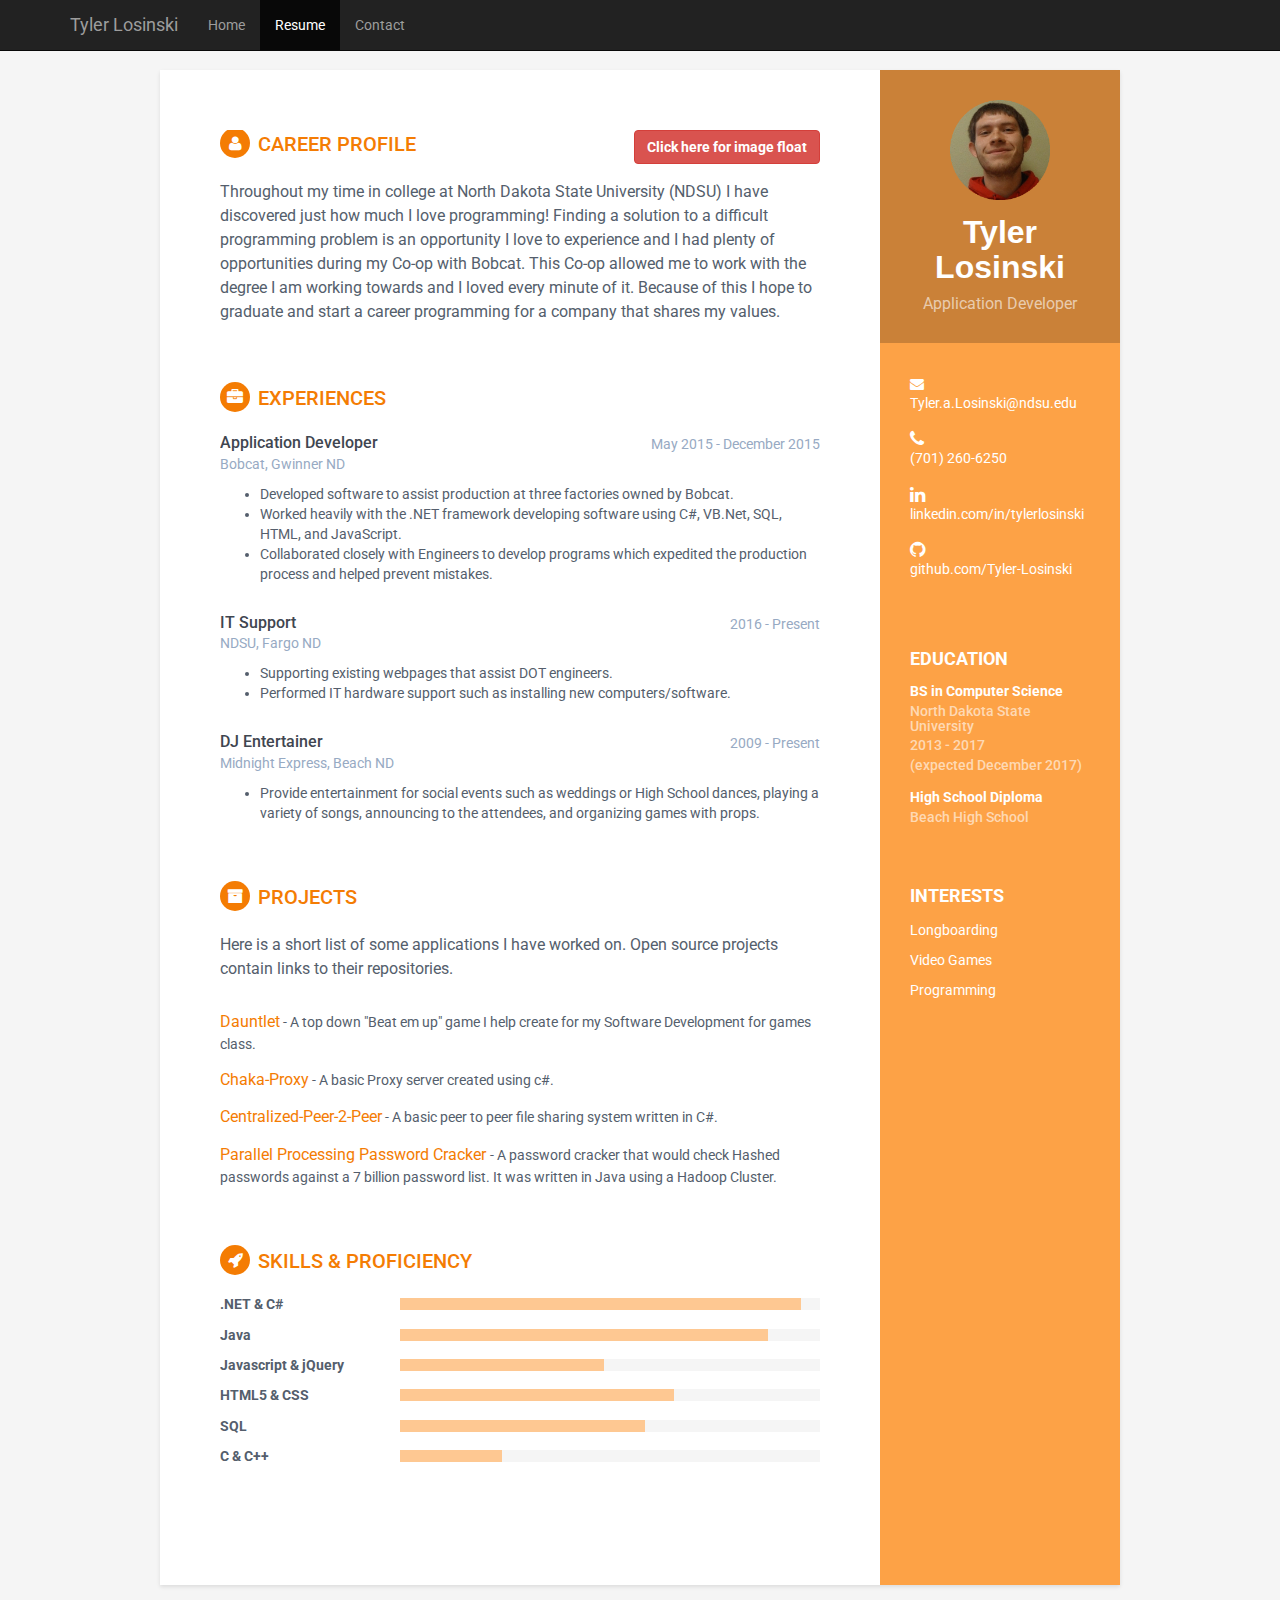
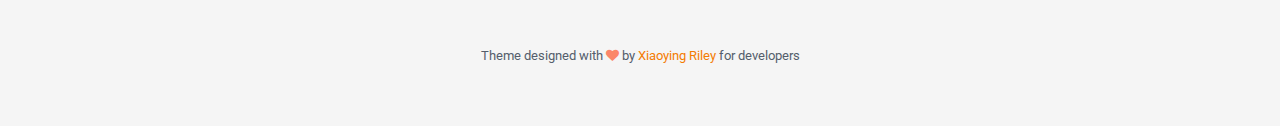
<file: index.html>
<!DOCTYPE html>
<!--[if IE 8]> <html lang="en" class="ie8"> <![endif]-->
<!--[if IE 9]> <html lang="en" class="ie9"> <![endif]-->
<!--[if !IE]><!-->
<html lang="en">
<!--<![endif]-->

<head>
    <title>Tyler's Resume</title>
    <!-- Meta -->
    <meta charset="utf-8">
    <meta http-equiv="X-UA-Compatible" content="IE=edge">
    <meta name="viewport" content="width=device-width, initial-scale=1.0">
    <meta name="description" content="Responsive HTML5 Resume/CV Template for Developers">
    <meta name="author" content="by Xiaoying Riley at 3rd Wave Media">
    <link href='https://fonts.googleapis.com/css?family=Roboto:400,500,400italic,300italic,300,500italic,700,700italic,900,900italic'
        rel='stylesheet' type='text/css'>
    <!-- Global CSS -->
    <link rel="stylesheet" href="assets/plugins/bootstrap/css/bootstrap.min.css">
    <!-- Plugins CSS -->
    <link rel="stylesheet" href="assets/plugins/font-awesome/css/font-awesome.css">
    <!-- Theme CSS -->
    <link id="theme-style" rel="stylesheet" href="assets/css/styles-5.css">
    <!-- Custom CSS -->
    <link id="theme-style" rel="stylesheet" href="assets/css/customStyle.css">
    <!-- HTML5 shim and Respond.js for IE8 support of HTML5 elements and media queries -->
    <!--[if lt IE 9]>
      <script src="https://oss.maxcdn.com/html5shiv/3.7.2/html5shiv.min.js"></script>
      <script src="https://oss.maxcdn.com/respond/1.4.2/respond.min.js"></script>
    <![endif]-->
    <style>
        body {
            padding-top: 70px;
        }
    </style>
</head>

<body>
    <!-- Navigation -->
    <nav class="navbar navbar-inverse navbar-fixed-top" role="navigation">
        <div class="container">
            <!-- Brand and toggle get grouped for better mobile display -->
            <div class="navbar-header">
                <button type="button" class="navbar-toggle" data-toggle="collapse" data-target="#bs-example-navbar-collapse-1">
                    <span class="sr-only">Toggle navigation</span>
                    <span class="icon-bar"></span>
                    <span class="icon-bar"></span>
                    <span class="icon-bar"></span>
                </button>
                <a class="active navbar-brand" href="home.html">Tyler Losinski</a>
            </div>
            <!-- Collect the nav links, forms, and other content for toggling -->
            <div class="collapse navbar-collapse" id="bs-example-navbar-collapse-1">
                <ul class="nav navbar-nav">
                    <li>
                        <a href="home.html">Home</a>
                    </li>
                    <li class="active">
                        <a href="index.html">Resume</a>
                    </li>
                    <li>
                        <a href="contact.php">Contact</a>
                    </li>
                </ul>
            </div>
            <!-- /.navbar-collapse -->
        </div>
        <!-- /.container -->
    </nav>
    <div class="wrapper">
        
        <div class="sidebar-wrapper">
            <div class="profile-container">
                <img class="profile" src="assets/images/Me.gif" alt="Me" />
                <h1 id="dat_name" class="name" style="font-weight: bold;">Tyler Losinski</h1>
                <h3 class="tagline">Application Developer</h3>
            </div>
            <!--//profile-container-->

            <div class="contact-container container-block">
                <ul class="list-unstyled contact-list">
                    <li class="email"><i class="fa fa-envelope"></i><a href="mailto: Tyler.a.losinski@ndsu.edu">Tyler.a.Losinski@ndsu.edu</a></li>
                    <li class="phone"><i class="fa fa-phone"></i><br><a href="tel:1701 260 6250">(701) 260-6250</a></li>
                    <li class="linkedin"><i class="fa fa-linkedin"></i><a href="https://www.linkedin.com/in/tylerlosinski" target="_blank">linkedin.com/in/tylerlosinski</a></li>
                    <li class="github"><i class="fa fa-github"></i><br><a href="https://github.com/Tyler-Losinski" target="_blank">github.com/Tyler-Losinski</a></li>
                </ul>
            </div>
            <!--//contact-container-->
            <div class="education-container container-block">
                <h2 id="side_titles" class="container-block-title">Education</h2>
                <div class="item">
                    <h4 class="degree">BS in Computer Science</h4>
                    <h5 class="meta">North Dakota State University</h5>
                    <div class="time">2013 - 2017</div>
                    <div class="time">(expected December 2017)</div>
                </div>
                <!--//item-->
                <div class="item">
                    <h4 class="degree">High School Diploma</h4>
                    <h5 class="meta">Beach High School</h5>
                </div>
                <!--//item-->
            </div>
            <!--//interests-->
            <div class="interests-container container-block">
                <h2 id="side_titles" class="container-block-title">Interests</h2>
                <ul class="list-unstyled interests-list">
                    <li>Longboarding</li>
                    <li>Video Games</li>
                    <li>Programming</li>
                </ul>
            </div>
            <!--//interests-->

        </div>
        <!--//sidebar-wrapper-->

        <div class="main-wrapper">
            <section class="section summary-section" >
                <button type="button" class="btn btn-danger btn-md" style="float: right; font-weight: bold;"> Click here for image float</button>
                <h2 class="section-title" style="overflow:hidden;"><i class="fa fa-user"></i>Career Profile</h2>
                <div class="summary">
                    <p id="image_text">Throughout my time in college at North Dakota State University (NDSU) I have discovered just how much
                        I love programming! Finding a solution to a difficult programming problem is an opportunity I love
                        to experience and I had plenty of opportunities during my Co-op with Bobcat. This Co-op allowed me
                        to work with the degree I am working towards and I loved every minute of it. Because of this I hope
                        to graduate and start a career programming for a company that shares my values.</p>
                </div>
                <!--//summary-->
            </section>
            <!--//section-->

            <section class="section experiences-section">
                <h2 class="section-title"><i class="fa fa-briefcase"></i>Experiences</h2>

                <div class="item">
                    <div class="meta">
                        <div class="upper-row">
                            <h3 class="job-title">Application Developer</h3>
                            <div class="time">May 2015 - December 2015</div>
                        </div>
                        <!--//upper-row-->
                        <div class="company">Bobcat, Gwinner ND</div>
                    </div>
                    <!--//meta-->
                    <div class="details">
                        <ul>
                            <li>Developed software to assist production at three factories owned by Bobcat. </li>
                            <li>Worked heavily with the .NET framework developing software using C#, VB.Net, SQL, HTML, and JavaScript.
                                </li>
                            <li>Collaborated closely with Engineers to develop programs which expedited the production process
                                and helped prevent mistakes. </lip>
                        </ul>
                    </div>
                    <!--//details-->
                </div>
                <!--//item-->

                <div class="item">
                    <div class="meta">
                        <div class="upper-row">
                            <h3 class="job-title">IT Support</h3>
                            <div class="time">2016 - Present</div>
                        </div>
                        <!--//upper-row-->
                        <div class="company">NDSU, Fargo ND</div>
                    </div>
                    <!--//meta-->
                    <div class="details">
                        <ul>
                            <li>Supporting existing webpages that assist DOT engineers. </li>
                            <li>Performed IT hardware support such as installing new computers/software. </li>
                        </ul>
                    </div>
                    <!--//details-->
                </div>
                <!--//item-->

                <div class="item">
                    <div class="meta">
                        <div class="upper-row">
                            <h3 class="job-title">DJ Entertainer</h3>
                            <div class="time">2009 - Present</div>
                        </div>
                        <!--//upper-row-->
                        <div class="company">Midnight Express, Beach ND</div>
                    </div>
                    <!--//meta-->
                    <div class="details">
                        <ul>
                            <li>Provide entertainment for social events such as weddings or High School dances, playing a variety
                                of songs, announcing to the attendees, and organizing games with props.</li>
                        </ul>
                    </div>
                    <!--//details-->
                </div>
                <!--//item-->

            </section>
            <!--//section-->

            <section class="section projects-section">
                <h2 class="section-title"><i class="fa fa-archive"></i>Projects</h2>
                <div class="intro">
                    <p>Here is a short list of some applications I have worked on. Open source projects contain links to their
                        repositories.</p>
                </div>
                <!--//intro-->
                <div class="item">
                    <span class="project-title"><a href="https://github.com/Crystal-Methods/Dauntlet">Dauntlet</a></span>                    - <span class="project-tagline">A top down "Beat em up" game I help create for my Software Development for games class.</span>
                </div>
                <!--//item-->
                <div class="item">
                    <span class="project-title"><a href="https://github.com/Tyler-Losinski/Chaka-Proxy" target="_blank">Chaka-Proxy</a></span>                    -
                    <span class="project-tagline">A basic Proxy server created using c#. </span>
                </div>
                <!--//item-->
                <div class="item">
                    <span class="project-title"><a href="https://github.com/Tyler-Losinski/Centralized-Peer-2-Peer" target="_blank">Centralized-Peer-2-Peer</a></span>                    - <span class="project-tagline">A basic peer to peer file sharing system written in C#.</span>
                </div>
                <!--//item-->
                <div class="item">
                    <span class="project-title"><a target="_blank">Parallel Processing Password Cracker </a></span> -
                    <span
                        class="project-tagline">A password cracker that would check Hashed passwords against a 7 billion password list. It was written
                        in Java using a Hadoop Cluster.</span>
                </div>
                <!--//item-->
            </section>
            <!--//section-->

            <section class="skills-section section">
                <h2 class="section-title"><i class="fa fa-rocket"></i>Skills &amp; Proficiency</h2>
                <div class="skillset">
                    <div class="item">
                        <h3 class="level-title">.NET &amp; C#</h3>
                        <div class="level-bar">
                            <div class="level-bar-inner" data-level="98%">
                            </div>
                        </div>
                        <!--//level-bar-->
                    </div>
                    <!--//item-->

                    <div class="item">
                        <h3 class="level-title">Java</h3>
                        <div class="level-bar">
                            <div class="level-bar-inner" data-level="90%">
                            </div>
                        </div>
                        <!--//level-bar-->
                    </div>
                    <!--//item-->

                    <div class="item">
                        <h3 class="level-title">Javascript &amp; jQuery</h3>
                        <div class="level-bar">
                            <div class="level-bar-inner" data-level="50%">
                            </div>
                        </div>
                        <!--//level-bar-->
                    </div>
                    <!--//item-->

                    <div class="item">
                        <h3 class="level-title">HTML5 &amp; CSS</h3>
                        <div class="level-bar">
                            <div class="level-bar-inner" data-level="67%">
                            </div>
                        </div>
                        <!--//level-bar-->
                    </div>
                    <!--//item-->

                    <div class="item">
                        <h3 class="level-title">SQL</h3>
                        <div class="level-bar">
                            <div class="level-bar-inner" data-level="60%">
                            </div>
                        </div>
                        <!--//level-bar-->
                    </div>
                    <!--//item-->

                    <div class="item">
                        <h3 class="level-title">C &amp; C++</h3>
                        <div class="level-bar">
                            <div class="level-bar-inner" data-level="25%">
                            </div>
                        </div>
                        <!--//level-bar-->
                    </div>
                    <!--//item-->

                </div>
            </section>
            <!--//skills-section-->

        </div>
        <!--//main-body-->
    </div>

    <footer class="footer">
        <div class="text-center">
            <!--/* This template is released under the Creative Commons Attribution 3.0 License. Please keep the attribution link below when using for your own project. Thank you for your support. :) If you'd like to use the template without the attribution, you can check out other license options via our website: themes.3rdwavemedia.com */-->
            <small class="copyright">Theme designed with <i class="fa fa-heart"></i> by <a href="http://themes.3rdwavemedia.com" target="_blank">Xiaoying Riley</a> for developers</small>

        </div>
        <!--//container-->
    </footer>
    <!--//footer-->

    <!-- Javascript -->
    <script type="text/javascript" src="assets/plugins/jquery-1.11.3.min.js"></script>
    <script type="text/javascript" src="assets/plugins/bootstrap/js/bootstrap.min.js"></script>
    <!-- custom js -->
    <script type="text/javascript" src="assets/js/main.js"></script>
</body>

</html>
</file>
<file: assets/css/styles-5.css>
/*   
 * Template Name: Orbit - Responsive Resume/CV Template for Developers
 * Version: 1.0
 * Author: Xiaoying Riley
 * Twitter: @3rdwave_themes
 * License: Creative Commons Attribution 3.0 License
 * Website: http://themes.3rdwavemedia.com/
*/
/* styles-5.css */
/* ======= Base ======= */
body {
  font-family: 'Roboto', sans-serif;
  color: #545E6C;
  background: #f5f5f5;
  font-size: 14px;
  padding: 30px;
  -webkit-font-smoothing: antialiased;
  -moz-osx-font-smoothing: grayscale;
}
h1,
h2,
h3,
h4,
h5,
h6 {
  font-weight: 700;
}
a {
  color: #f47c03;
  -webkit-transition: all 0.4s ease-in-out;
  -moz-transition: all 0.4s ease-in-out;
  -ms-transition: all 0.4s ease-in-out;
  -o-transition: all 0.4s ease-in-out;
}
a:hover {
  text-decoration: underline;
  color: #a85502;
}
a:focus {
  text-decoration: none;
}
p {
  line-height: 1.5;
}
.wrapper {
  background: #FDA246;
  max-width: 960px;
  margin: 0 auto;
  position: relative;
  -webkit-box-shadow: 0px 2px 4px rgba(0, 0, 0, 0.1);
  -moz-box-shadow: 0px 2px 4px rgba(0, 0, 0, 0.1);
  box-shadow: 0px 2px 4px rgba(0, 0, 0, 0.1);
}
.sidebar-wrapper {
  background: #FDA246;
  position: absolute;
  right: 0;
  width: 240px;
  height: 100%;
  min-height: 800px;
  color: #fff;
}
.sidebar-wrapper a {
  color: #fff;
}
.sidebar-wrapper .profile-container {
  padding: 30px;
  background: rgba(0, 0, 0, 0.2);
  text-align: center;
  color: #fff;
}
.sidebar-wrapper .name {
  font-size: 32px;
  font-weight: 900;
  margin-top: 0;
  margin-bottom: 10px;
}
.sidebar-wrapper .tagline {
  color: rgba(255, 255, 255, 0.6);
  font-size: 16px;
  font-weight: 400;
  margin-top: 0;
  margin-bottom: 0;
}
.sidebar-wrapper .profile {
  margin-bottom: 15px;
}
.sidebar-wrapper .contact-list .fa {
  margin-right: 5px;
  font-size: 18px;
  vertical-align: middle;
}
.sidebar-wrapper .contact-list li {
  margin-bottom: 15px;
}
.sidebar-wrapper .contact-list li:last-child {
  margin-bottom: 0;
}
.sidebar-wrapper .contact-list .email .fa {
  font-size: 14px;
}
.sidebar-wrapper .container-block {
  padding: 30px;
}
.sidebar-wrapper .container-block-title {
  text-transform: uppercase;
  font-size: 16px;
  font-weight: 700;
  margin-top: 0;
  margin-bottom: 15px;
}
.sidebar-wrapper .degree {
  font-size: 14px;
  margin-top: 0;
  margin-bottom: 5px;
}
.sidebar-wrapper .education-container .item {
  margin-bottom: 15px;
}
.sidebar-wrapper .education-container .item:last-child {
  margin-bottom: 0;
}
.sidebar-wrapper .education-container .meta {
  color: rgba(255, 255, 255, 0.6);
  font-weight: 500;
  margin-bottom: 0px;
  margin-top: 0;
}
.sidebar-wrapper .education-container .time {
  color: rgba(255, 255, 255, 0.6);
  font-weight: 500;
  margin-bottom: 0px;
}
.sidebar-wrapper .languages-container .lang-desc {
  color: rgba(255, 255, 255, 0.6);
}
.sidebar-wrapper .languages-list {
  margin-bottom: 0;
}
.sidebar-wrapper .languages-list li {
  margin-bottom: 10px;
}
.sidebar-wrapper .languages-list li:last-child {
  margin-bottom: 0;
}
.sidebar-wrapper .interests-list {
  margin-bottom: 0;
}
.sidebar-wrapper .interests-list li {
  margin-bottom: 10px;
}
.sidebar-wrapper .interests-list li:last-child {
  margin-bottom: 0;
}
.main-wrapper {
  background: #fff;
  padding: 60px;
  padding-right: 300px;
}
.main-wrapper .section-title {
  text-transform: uppercase;
  font-size: 20px;
  font-weight: 500;
  color: #f47c03;
  position: relative;
  margin-top: 0;
  margin-bottom: 20px;
}
.main-wrapper .section-title .fa {
  width: 30px;
  height: 30px;
  margin-right: 8px;
  display: inline-block;
  color: #fff;
  -webkit-border-radius: 50%;
  -moz-border-radius: 50%;
  -ms-border-radius: 50%;
  -o-border-radius: 50%;
  border-radius: 50%;
  -moz-background-clip: padding;
  -webkit-background-clip: padding-box;
  background-clip: padding-box;
  background: #f47c03;
  text-align: center;
  padding-top: 8px;
  font-size: 16px;
  position: relative;
  top: -2px;
}
.main-wrapper .section {
  margin-bottom: 60px;
}
.main-wrapper .experiences-section .item {
  margin-bottom: 30px;
}
.main-wrapper .upper-row {
  position: relative;
  overflow: hidden;
  margin-bottom: 2px;
}
.main-wrapper .job-title {
  color: #3F4650;
  font-size: 16px;
  margin-top: 0;
  margin-bottom: 0;
  font-weight: 500;
}
.main-wrapper .time {
  position: absolute;
  right: 0;
  top: 0;
  color: #97AAC3;
}
.main-wrapper .company {
  margin-bottom: 10px;
  color: #97AAC3;
}
.main-wrapper .project-title {
  font-size: 16px;
  font-weight: 400;
  margin-top: 0;
  margin-bottom: 5px;
}
.main-wrapper .projects-section .intro {
  margin-bottom: 30px;
}
.main-wrapper .projects-section .item {
  margin-bottom: 15px;
}
.skillset .item {
  margin-bottom: 15px;
  overflow: hidden;
}
.skillset .level-title {
  font-size: 14px;
  margin-top: 0;
  margin-bottom: 12px;
}
.skillset .level-bar {
  height: 12px;
  background: #f5f5f5;
}
.skillset .level-bar-inner {
  height: 12px;
  background: #fec892;
}
.footer {
  padding: 30px;
  padding-top: 60px;
}
.footer .copyright {
  line-height: 1.6;
  color: #545E6C;
  font-size: 13px;
}
.footer .fa-heart {
  color: #fb866a;
}
/* Extra small devices (phones, less than 768px) */
@media (max-width: 767px) {
  .sidebar-wrapper {
    position: static;
    width: inherit;
  }
  .main-wrapper {
    padding: 30px;
  }
  .main-wrapper .time {
    position: static;
    display: block;
    margin-top: 5px;
  }
  .main-wrapper .upper-row {
    margin-bottom: 0;
  }
}
/* Small devices (tablets, 768px and up) */
/* Medium devices (desktops, 992px and up) */
@media (min-width: 992px) {
  .skillset .level-title {
    display: inline-block;
    float: left;
    width: 30%;
    margin-bottom: 0;
  }
  .skillset .level-bar {
    display: inline-block;
    width: 70%;
    float: left;
    position: relative;
    top: 1px;
  }
}
/* Large devices (large desktops, 1200px and up) */
/* Ex-Large devices (large desktops, 1200px and up) */
</file>
<file: assets/css/customStyle.css>
h1 {
    font-family: Verdana, Geneva, sans-serif;
}
h1:hover{
    color: cornflowerblue;
}
.level-bar-inner:hover{
    background: green;
}
.project-title > a:hover{
    color: blue;
    font-weight: bold;
    font-size: 16px;
}
.time:hover{
    color: black;
    font-weight: bold;
    font-size: 16px;
}
.section-title{
    font-size: 14px;
}
.profile{
    width: 100px;
    height: 100px;
}
.degree{
    font-size: 13px;
}
div > p{
    font-size: 16px;
}
#side_titles{
    font-size: 18px;
}
</file>
